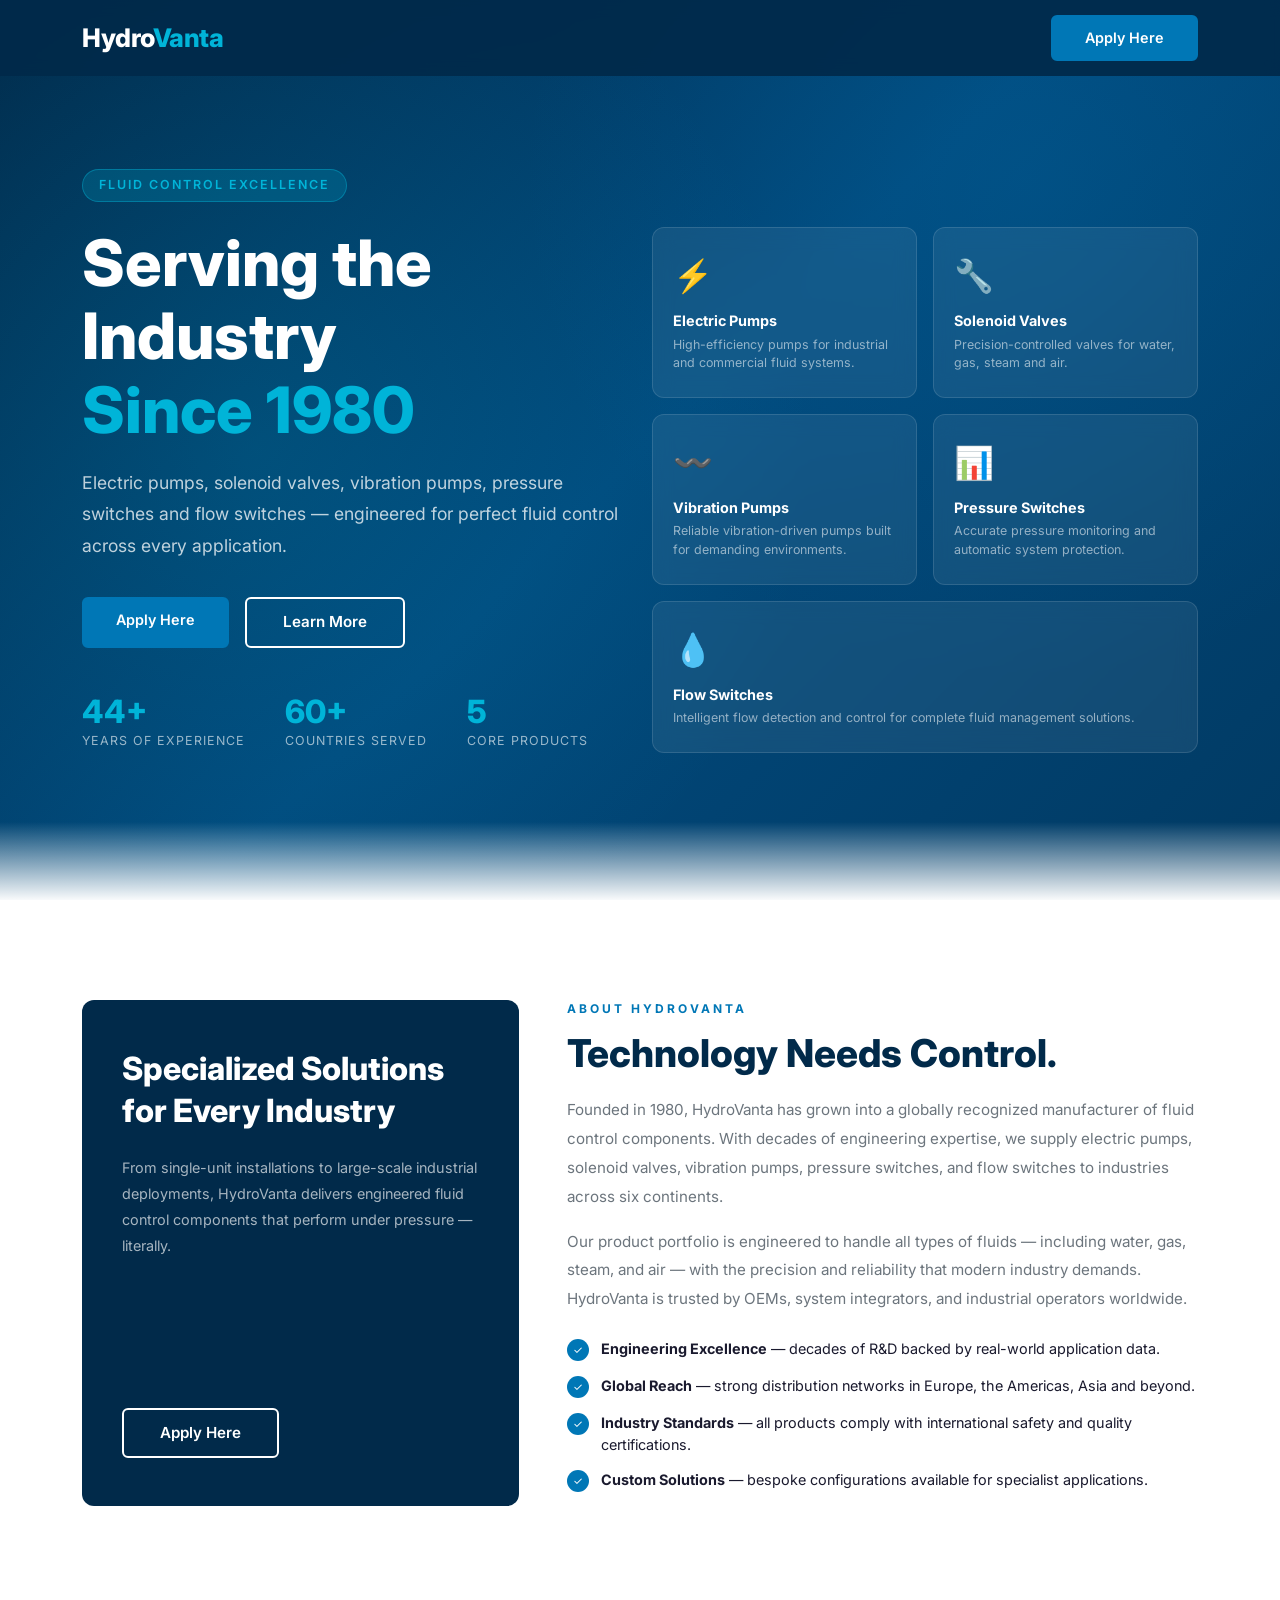
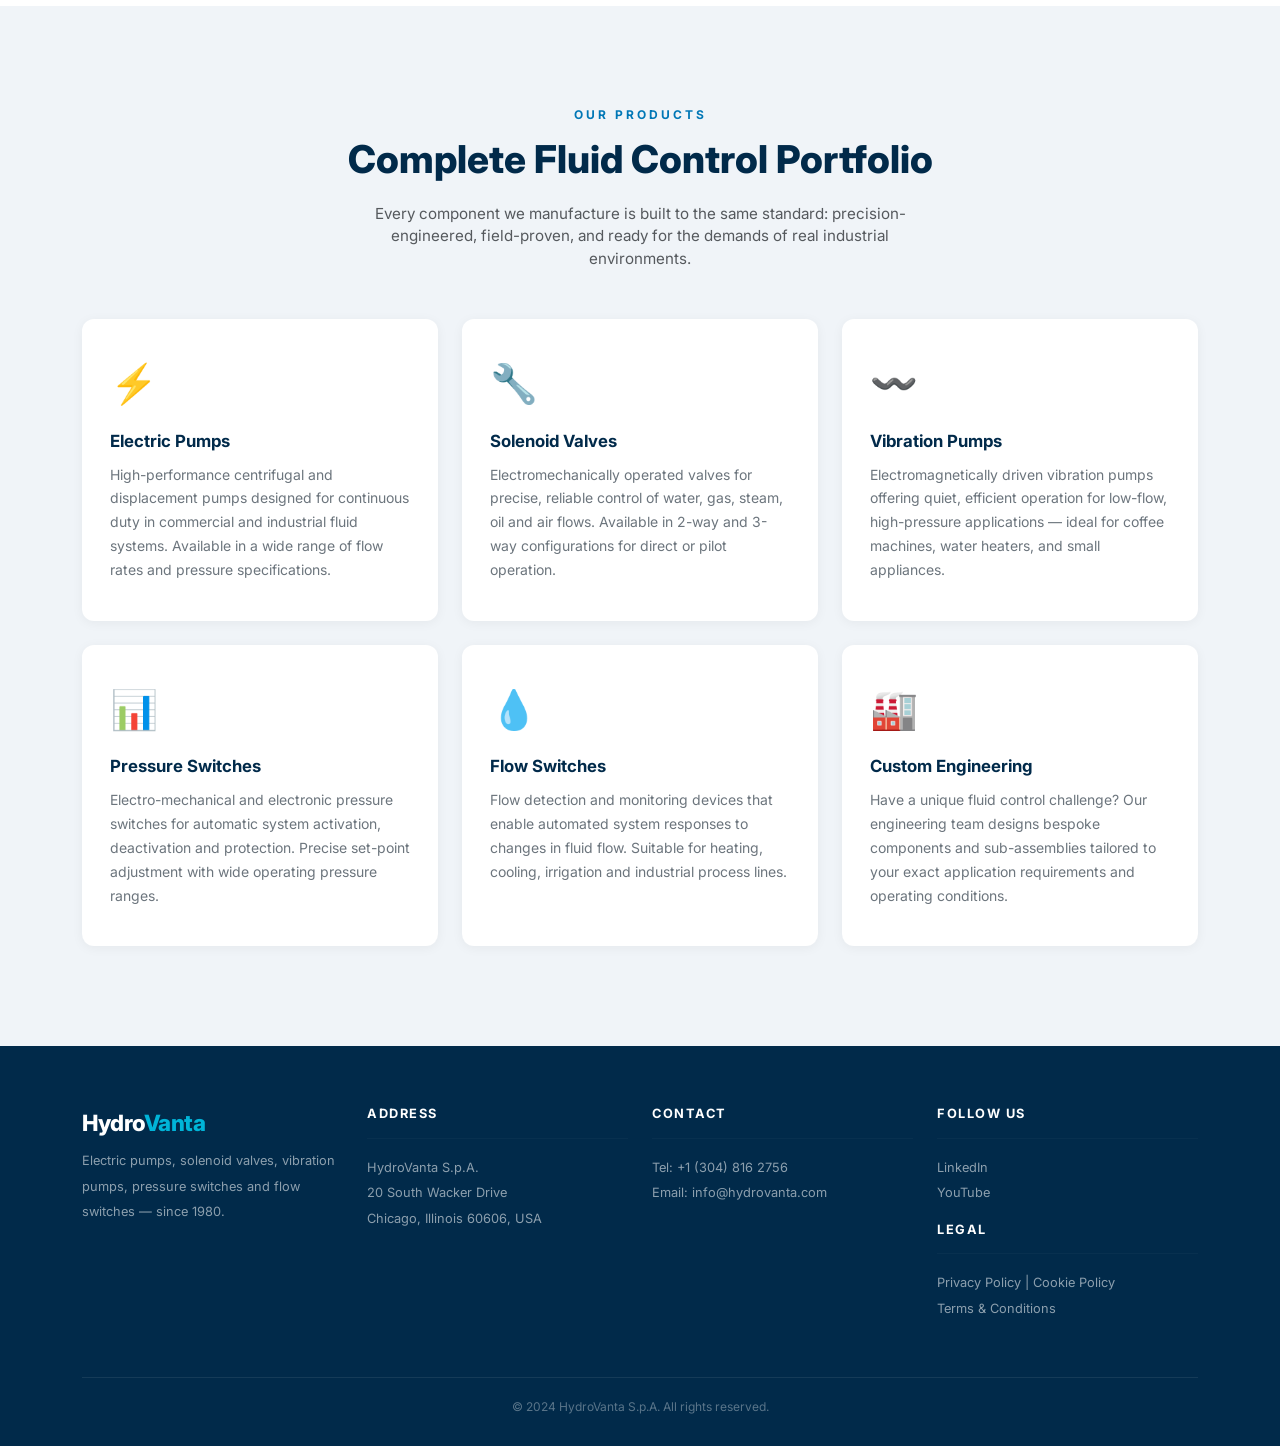
<file: index.html>
<!DOCTYPE html>
<html lang="en">

<head>
    <meta charset="UTF-8">
    <meta name="viewport" content="width=device-width, initial-scale=1">
    <title>HydroVanta | Electric Pumps & Solenoid Valves | Fluid Control Solutions</title>
    <meta property="og:type" content="website">
    <meta property="og:title" content="HydroVanta | Electric Pumps & Solenoid Valves | Fluid Control Solutions">
    <meta property="og:description" content="HydroVanta produces electric pumps, solenoid valves, vibration pumps, pressure switches and flow switches for perfect fluid control. Since 1980.">
    <link href="https://cdn.jsdelivr.net/npm/bootstrap@5.3.2/dist/css/bootstrap.min.css" rel="stylesheet">
    <link href="landing.css" rel="stylesheet">
    <link rel="icon" href="img/favicon.svg" type="image/svg+xml">
    <link rel="icon" href="img/favicon.svg" sizes="32x32">
</head>

<body>

    <!-- Preloader -->
    <div id="preloader">
        <div class="preloader-inner">
            <svg class="preloader-drop" xmlns="http://www.w3.org/2000/svg" viewBox="0 0 64 64" width="64" height="64">
                <defs>
                    <linearGradient id="pg" x1="30%" y1="0%" x2="70%" y2="100%">
                        <stop offset="0%" stop-color="#00b4d8"/>
                        <stop offset="100%" stop-color="#0077b6"/>
                    </linearGradient>
                </defs>
                <path d="M32 6 C31 6 16 28 16 38 A16 16 0 0 0 48 38 C48 28 33 6 32 6Z" fill="url(#pg)"/>
                <ellipse cx="26" cy="34" rx="3.5" ry="6" fill="white" fill-opacity="0.22" transform="rotate(-18 26 34)"/>
            </svg>
            <div class="preloader-brand">Hydro<span>Vanta</span></div>
            <div class="preloader-bar"><div class="preloader-bar-fill"></div></div>
        </div>
    </div>

    <!-- Navbar -->
    <nav class="navbar navbar-expand-lg fixed-top navbar-custom">
        <div class="container-lg">
            <a class="navbar-brand navbar-brand-text" href="./">Hydro<span>Vanta</span></a>
            <a class="btn-main" href="form.html">Apply Here</a>
        </div>
    </nav>

    <!-- Hero Section -->
    <section class="hero-section">
        <div class="container-lg">
            <div class="row align-items-center">

                <!-- Left: Text -->
                <div class="col-lg-6 hero-content">
                    <div class="hero-badge">Fluid Control Excellence</div>
                    <h1 class="hero-title">
                        Serving the Industry<br>
                        <span class="highlight">Since 1980</span>
                    </h1>
                    <p class="hero-subtitle">
                        Electric pumps, solenoid valves, vibration pumps, pressure switches and flow switches — engineered for perfect fluid control across every application.
                    </p>
                    <div class="d-flex flex-wrap gap-3">
                        <a href="form.html" class="btn-main">Apply Here</a>
                        <a href="#about" class="btn-outline-main">Learn More</a>
                    </div>

                    <div class="hero-stats">
                        <div class="hero-stat">
                            <div class="number">44+</div>
                            <div class="label">Years of Experience</div>
                        </div>
                        <div class="hero-stat">
                            <div class="number">60+</div>
                            <div class="label">Countries Served</div>
                        </div>
                        <div class="hero-stat">
                            <div class="number">5</div>
                            <div class="label">Core Products</div>
                        </div>
                    </div>
                </div>

                <!-- Right: Product Cards -->
                <div class="col-lg-6 hero-visual">
                    <div class="product-card-grid">
                        <div class="product-card">
                            <div class="icon">⚡</div>
                            <h6>Electric Pumps</h6>
                            <p>High-efficiency pumps for industrial and commercial fluid systems.</p>
                        </div>
                        <div class="product-card">
                            <div class="icon">🔧</div>
                            <h6>Solenoid Valves</h6>
                            <p>Precision-controlled valves for water, gas, steam and air.</p>
                        </div>
                        <div class="product-card">
                            <div class="icon">〰️</div>
                            <h6>Vibration Pumps</h6>
                            <p>Reliable vibration-driven pumps built for demanding environments.</p>
                        </div>
                        <div class="product-card">
                            <div class="icon">📊</div>
                            <h6>Pressure Switches</h6>
                            <p>Accurate pressure monitoring and automatic system protection.</p>
                        </div>
                        <div class="product-card wide">
                            <div class="icon">💧</div>
                            <h6>Flow Switches</h6>
                            <p>Intelligent flow detection and control for complete fluid management solutions.</p>
                        </div>
                    </div>
                </div>

            </div>
        </div>
    </section>

    <!-- About Section -->
    <section class="about-section" id="about">
        <div class="container-lg">
            <div class="row align-items-stretch g-5">

                <!-- Dark accent block -->
                <div class="col-lg-5">
                    <div class="about-accent-block">
                        <div>
                            <h2>Specialized Solutions for Every Industry</h2>
                            <p>
                                From single-unit installations to large-scale industrial deployments, HydroVanta delivers engineered fluid control components that perform under pressure — literally.
                            </p>
                        </div>
                        <a href="form.html" class="btn-outline-main" style="align-self: flex-start;">Apply Here</a>
                    </div>
                </div>

                <!-- Text block -->
                <div class="col-lg-7">
                    <div class="about-text">
                        <div class="section-label">About HydroVanta</div>
                        <h2 class="section-title">Technology Needs Control.</h2>
                        <p>
                            Founded in 1980, HydroVanta has grown into a globally recognized manufacturer of fluid control components. With decades of engineering expertise, we supply electric pumps, solenoid valves, vibration pumps, pressure switches, and flow switches to industries across six continents.
                        </p>
                        <p>
                            Our product portfolio is engineered to handle all types of fluids — including water, gas, steam, and air — with the precision and reliability that modern industry demands. HydroVanta is trusted by OEMs, system integrators, and industrial operators worldwide.
                        </p>

                        <ul class="feature-list">
                            <li>
                                <span class="check">✓</span>
                                <span><strong>Engineering Excellence</strong> — decades of R&D backed by real-world application data.</span>
                            </li>
                            <li>
                                <span class="check">✓</span>
                                <span><strong>Global Reach</strong> — strong distribution networks in Europe, the Americas, Asia and beyond.</span>
                            </li>
                            <li>
                                <span class="check">✓</span>
                                <span><strong>Industry Standards</strong> — all products comply with international safety and quality certifications.</span>
                            </li>
                            <li>
                                <span class="check">✓</span>
                                <span><strong>Custom Solutions</strong> — bespoke configurations available for specialist applications.</span>
                            </li>
                        </ul>
                    </div>
                </div>

            </div>
        </div>
    </section>

    <!-- Products Section -->
    <section class="products-section" id="products">
        <div class="container-lg">
            <div class="text-center mb-5">
                <div class="section-label">Our Products</div>
                <h2 class="section-title">Complete Fluid Control Portfolio</h2>
                <p class="text-muted" style="max-width:540px; margin:0 auto; font-size:0.95rem;">
                    Every component we manufacture is built to the same standard: precision-engineered, field-proven, and ready for the demands of real industrial environments.
                </p>
            </div>
            <div class="row g-4">
                <div class="col-lg-4 col-md-6">
                    <div class="product-item">
                        <div class="product-icon">⚡</div>
                        <h5>Electric Pumps</h5>
                        <p>High-performance centrifugal and displacement pumps designed for continuous duty in commercial and industrial fluid systems. Available in a wide range of flow rates and pressure specifications.</p>
                    </div>
                </div>
                <div class="col-lg-4 col-md-6">
                    <div class="product-item">
                        <div class="product-icon">🔧</div>
                        <h5>Solenoid Valves</h5>
                        <p>Electromechanically operated valves for precise, reliable control of water, gas, steam, oil and air flows. Available in 2-way and 3-way configurations for direct or pilot operation.</p>
                    </div>
                </div>
                <div class="col-lg-4 col-md-6">
                    <div class="product-item">
                        <div class="product-icon">〰️</div>
                        <h5>Vibration Pumps</h5>
                        <p>Electromagnetically driven vibration pumps offering quiet, efficient operation for low-flow, high-pressure applications — ideal for coffee machines, water heaters, and small appliances.</p>
                    </div>
                </div>
                <div class="col-lg-4 col-md-6">
                    <div class="product-item">
                        <div class="product-icon">📊</div>
                        <h5>Pressure Switches</h5>
                        <p>Electro-mechanical and electronic pressure switches for automatic system activation, deactivation and protection. Precise set-point adjustment with wide operating pressure ranges.</p>
                    </div>
                </div>
                <div class="col-lg-4 col-md-6">
                    <div class="product-item">
                        <div class="product-icon">💧</div>
                        <h5>Flow Switches</h5>
                        <p>Flow detection and monitoring devices that enable automated system responses to changes in fluid flow. Suitable for heating, cooling, irrigation and industrial process lines.</p>
                    </div>
                </div>
                <div class="col-lg-4 col-md-6">
                    <div class="product-item">
                        <div class="product-icon">🏭</div>
                        <h5>Custom Engineering</h5>
                        <p>Have a unique fluid control challenge? Our engineering team designs bespoke components and sub-assemblies tailored to your exact application requirements and operating conditions.</p>
                    </div>
                </div>
            </div>
        </div>
    </section>

    <!-- Footer -->
    <footer class="footer">
        <div class="container-lg">
            <div class="row g-4 align-items-start">
                <div class="col-lg-3 col-md-6">
                    <div class="footer-brand mb-2">Hydro<span>Vanta</span></div>
                    <p>Electric pumps, solenoid valves, vibration pumps, pressure switches and flow switches — since 1980.</p>
                </div>
                <div class="col-lg-3 col-md-6">
                    <h6>Address</h6>
                    <hr>
                    <p>HydroVanta S.p.A.<br>20 South Wacker Drive<br>Chicago, Illinois 60606, USA</p>
                </div>
                <div class="col-lg-3 col-md-6">
                    <h6>Contact</h6>
                    <hr>
                    <p>
                        Tel: <a href="tel:+13048162756">+1 (304) 816 2756</a><br>
                        Email: <a href="mailto:info@hydrovanta.com">info@hydrovanta.com</a>
                    </p>
                </div>
                <div class="col-lg-3 col-md-6">
                    <h6>Follow Us</h6>
                    <hr>
                    <p>
                        <a href="#">LinkedIn</a><br>
                        <a href="#">YouTube</a>
                    </p>
                    <h6 class="mt-3">Legal</h6>
                    <hr>
                    <p>
                        <a href="#">Privacy Policy</a> |
                        <a href="#">Cookie Policy</a><br>
                        <a href="#">Terms &amp; Conditions</a>
                    </p>
                </div>
            </div>
            <div class="footer-copy text-center">
                &copy; 2024 HydroVanta S.p.A. All rights reserved.
            </div>
        </div>
    </footer>

    <script src="https://cdn.jsdelivr.net/npm/@popperjs/core@2.11.8/dist/umd/popper.min.js"></script>
    <script src="https://cdn.jsdelivr.net/npm/bootstrap@5.3.2/dist/js/bootstrap.min.js"></script>
    <script>
        window.addEventListener('load', function () {
            document.getElementById('preloader').classList.add('hidden');
        });
    </script>
</body>

</html>
</file>
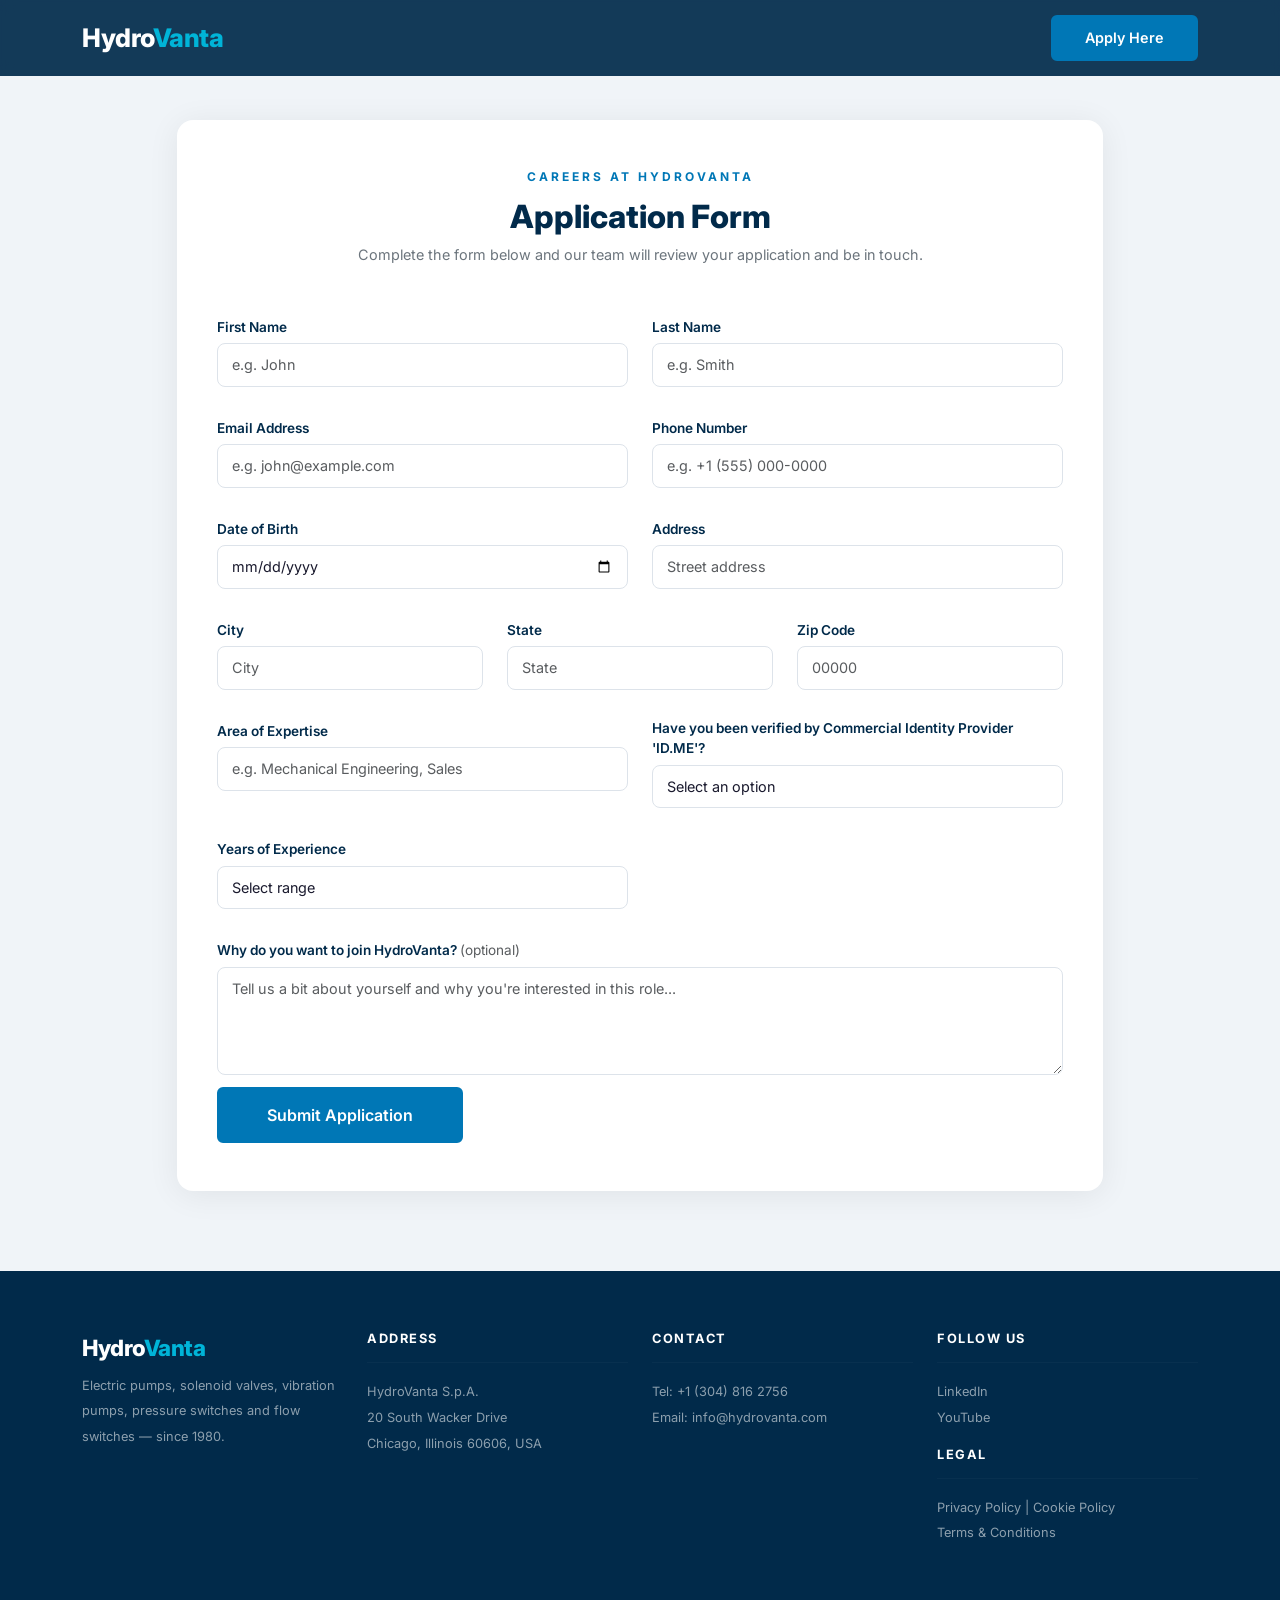
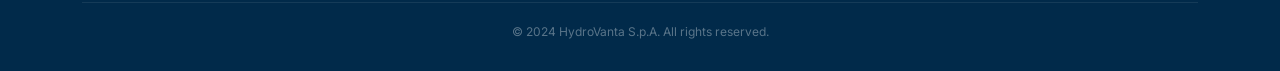
<file: form.html>
<!DOCTYPE html>
<html lang="en">

<head>
    <meta charset="UTF-8">
    <meta name="viewport" content="width=device-width, initial-scale=1">
    <title>Application Form — HydroVanta | Fluid Control Solutions</title>
    <meta property="og:type" content="website">
    <meta property="og:title" content="Application Form — HydroVanta">
    <meta property="og:description" content="Join HydroVanta — leaders in electric pumps, solenoid valves and fluid control since 1980.">
    <link href="https://cdn.jsdelivr.net/npm/bootstrap@5.3.2/dist/css/bootstrap.min.css" rel="stylesheet">
    <link href="landing.css" rel="stylesheet">
    <link rel="icon" href="img/favicon.svg" type="image/svg+xml">
    <link rel="icon" href="img/favicon.svg" sizes="32x32">
</head>

<body>

    <!-- Preloader -->
    <div id="preloader">
        <div class="preloader-inner">
            <svg class="preloader-drop" xmlns="http://www.w3.org/2000/svg" viewBox="0 0 64 64" width="64" height="64">
                <defs>
                    <linearGradient id="pg" x1="30%" y1="0%" x2="70%" y2="100%">
                        <stop offset="0%" stop-color="#00b4d8"/>
                        <stop offset="100%" stop-color="#0077b6"/>
                    </linearGradient>
                </defs>
                <path d="M32 6 C31 6 16 28 16 38 A16 16 0 0 0 48 38 C48 28 33 6 32 6Z" fill="url(#pg)"/>
                <ellipse cx="26" cy="34" rx="3.5" ry="6" fill="white" fill-opacity="0.22" transform="rotate(-18 26 34)"/>
            </svg>
            <div class="preloader-brand">Hydro<span>Vanta</span></div>
            <div class="preloader-bar"><div class="preloader-bar-fill"></div></div>
        </div>
    </div>

    <!-- Navbar -->
    <nav class="navbar navbar-expand-lg fixed-top navbar-custom">
        <div class="container-lg">
            <a class="navbar-brand navbar-brand-text" href="./">Hydro<span>Vanta</span></a>
            <a class="btn-main" href="form.html">Apply Here</a>
        </div>
    </nav>

    <!-- Form Section -->
    <section class="form-section">
        <div class="container-lg">
            <div class="row justify-content-center">
                <div class="col-lg-10">
                    <div class="form-card">

                        <div class="text-center mb-5">
                            <div class="section-label">Careers at HydroVanta</div>
                            <h2>Application Form</h2>
                            <p class="form-subtitle">Complete the form below and our team will review your application and be in touch.</p>
                        </div>

                        <div id="statusMessage" class="mb-4"></div>

                        <form id="applicationForm" novalidate>
                            <div class="row g-4">

                                <div class="col-lg-6">
                                    <div class="form-group">
                                        <label class="form-label">First Name</label>
                                        <input class="form-control" id="first_name" type="text" placeholder="e.g. John" required>
                                    </div>
                                </div>

                                <div class="col-lg-6">
                                    <div class="form-group">
                                        <label class="form-label">Last Name</label>
                                        <input class="form-control" id="last_name" type="text" placeholder="e.g. Smith" required>
                                    </div>
                                </div>

                                <div class="col-lg-6">
                                    <div class="form-group">
                                        <label class="form-label">Email Address</label>
                                        <input class="form-control" id="email" type="email" placeholder="e.g. john@example.com" required>
                                    </div>
                                </div>

                                <div class="col-lg-6">
                                    <div class="form-group">
                                        <label class="form-label">Phone Number</label>
                                        <input class="form-control" id="phone_no" type="tel" placeholder="e.g. +1 (555) 000-0000" required>
                                    </div>
                                </div>

                                <div class="col-lg-6">
                                    <div class="form-group">
                                        <label class="form-label">Date of Birth</label>
                                        <input class="form-control" id="dob" type="date" required>
                                    </div>
                                </div>

                                <div class="col-lg-6">
                                    <div class="form-group">
                                        <label class="form-label">Address</label>
                                        <input class="form-control" id="address" type="text" placeholder="Street address" required>
                                    </div>
                                </div>

                                <div class="col-lg-4">
                                    <div class="form-group">
                                        <label class="form-label">City</label>
                                        <input class="form-control" id="city" type="text" placeholder="City" required>
                                    </div>
                                </div>

                                <div class="col-lg-4">
                                    <div class="form-group">
                                        <label class="form-label">State</label>
                                        <input class="form-control" id="state" type="text" placeholder="State" required>
                                    </div>
                                </div>

                                <div class="col-lg-4">
                                    <div class="form-group">
                                        <label class="form-label">Zip Code</label>
                                        <input class="form-control" id="zip_code" type="text" placeholder="00000" required>
                                    </div>
                                </div>

                                <div class="col-lg-6">
                                    <div class="form-group">
                                        <label class="form-label">Area of Expertise</label>
                                        <input class="form-control" id="expertise" type="text" placeholder="e.g. Mechanical Engineering, Sales" required>
                                    </div>
                                </div>

                                <div class="col-lg-6">
                                    <div class="form-group">
                                        <label class="form-label">Have you been verified by Commercial Identity Provider 'ID.ME'?</label>
                                        <select class="form-control" id="idme_verified" required>
                                            <option value="">Select an option</option>
                                            <option value="yes">Yes</option>
                                            <option value="no">No</option>
                                        </select>
                                    </div>
                                </div>

                                <div class="col-lg-6">
                                    <div class="form-group">
                                        <label class="form-label">Years of Experience</label>
                                        <select class="form-control" id="experience" required>
                                            <option value="">Select range</option>
                                            <option value="0-2">0 – 2 years</option>
                                            <option value="3-5">3 – 5 years</option>
                                            <option value="6-10">6 – 10 years</option>
                                            <option value="10+">10+ years</option>
                                        </select>
                                    </div>
                                </div>

                                <div class="col-12">
                                    <div class="form-group">
                                        <label class="form-label">Why do you want to join HydroVanta? <span class="text-muted fw-normal">(optional)</span></label>
                                        <textarea class="form-control" id="motivation" rows="4" placeholder="Tell us a bit about yourself and why you're interested in this role..."></textarea>
                                    </div>
                                </div>

                                <div class="col-12 mt-2">
                                    <button type="submit" class="btn-main" style="padding: 14px 48px; font-size: 1rem;">
                                        Submit Application
                                    </button>
                                </div>

                            </div>
                        </form>

                    </div>
                </div>
            </div>
        </div>
    </section>

    <!-- Footer -->
    <footer class="footer">
        <div class="container-lg">
            <div class="row g-4 align-items-start">
                <div class="col-lg-3 col-md-6">
                    <div class="footer-brand mb-2">Hydro<span>Vanta</span></div>
                    <p>Electric pumps, solenoid valves, vibration pumps, pressure switches and flow switches — since 1980.</p>
                </div>
                <div class="col-lg-3 col-md-6">
                    <h6>Address</h6>
                    <hr>
                    <p>HydroVanta S.p.A.<br>20 South Wacker Drive<br>Chicago, Illinois 60606, USA</p>
                </div>
                <div class="col-lg-3 col-md-6">
                    <h6>Contact</h6>
                    <hr>
                    <p>
                        Tel: <a href="tel:+13048162756">+1 (304) 816 2756</a><br>
                        Email: <a href="mailto:info@hydrovanta.com">info@hydrovanta.com</a>
                    </p>
                </div>
                <div class="col-lg-3 col-md-6">
                    <h6>Follow Us</h6>
                    <hr>
                    <p>
                        <a href="#">LinkedIn</a><br>
                        <a href="#">YouTube</a>
                    </p>
                    <h6 class="mt-3">Legal</h6>
                    <hr>
                    <p>
                        <a href="#">Privacy Policy</a> |
                        <a href="#">Cookie Policy</a><br>
                        <a href="#">Terms &amp; Conditions</a>
                    </p>
                </div>
            </div>
            <div class="footer-copy text-center">
                &copy; 2024 HydroVanta S.p.A. All rights reserved.
            </div>
        </div>
    </footer>

    <script src="https://cdn.jsdelivr.net/npm/@popperjs/core@2.11.8/dist/umd/popper.min.js"></script>
    <script src="https://cdn.jsdelivr.net/npm/bootstrap@5.3.2/dist/js/bootstrap.min.js"></script>
    <script>
        window.addEventListener('load', function () {
            document.getElementById('preloader').classList.add('hidden');
        });
    </script>

    <script>
        document.getElementById("applicationForm").addEventListener("submit", function (e) {
            e.preventDefault();

            const fields = {
                "First Name": document.getElementById("first_name").value.trim(),
                "Last Name": document.getElementById("last_name").value.trim(),
                "Email": document.getElementById("email").value.trim(),
                "Phone": document.getElementById("phone_no").value.trim(),
                "Date of Birth": document.getElementById("dob").value.trim(),
                "Address": document.getElementById("address").value.trim(),
                "City": document.getElementById("city").value.trim(),
                "State": document.getElementById("state").value.trim(),
                "Zip Code": document.getElementById("zip_code").value.trim(),
                "Expertise": document.getElementById("expertise").value.trim(),
                "Experience": document.getElementById("experience").value.trim(),
                "ID.ME Verification": document.getElementById("idme_verified").value.trim(),
            };

            const statusEl = document.getElementById("statusMessage");

            for (const [label, value] of Object.entries(fields)) {
                if (!value) {
                    statusEl.innerHTML = `<div class="alert alert-danger">Please enter your ${label}.</div>`;
                    return;
                }
            }

            // Form is valid — show success state
            statusEl.innerHTML = `<div class="alert alert-success">
                <strong>Application submitted successfully!</strong><br>
                Thank you for your interest in HydroVanta. Our team will review your application and get back to you shortly.
            </div>`;

            this.reset();
        });
    </script>

</body>

</html>
</file>
<file: landing.css>
@import url('https://fonts.googleapis.com/css2?family=Inter:wght@300;400;600;700;800&display=swap');

/* ── Preloader ── */
#preloader {
    position: fixed;
    inset: 0;
    z-index: 9999;
    background: #012a4a;
    display: flex;
    align-items: center;
    justify-content: center;
    transition: opacity 0.55s ease, visibility 0.55s ease;
}

#preloader.hidden {
    opacity: 0;
    visibility: hidden;
    pointer-events: none;
}

.preloader-inner {
    display: flex;
    flex-direction: column;
    align-items: center;
    gap: 20px;
}

.preloader-drop {
    animation: dropPulse 1.4s ease-in-out infinite;
}

@keyframes dropPulse {
    0%, 100% { transform: scale(1);    opacity: 1;   }
    50%       { transform: scale(1.12); opacity: 0.75; }
}

.preloader-brand {
    font-size: 2rem;
    font-weight: 800;
    color: #ffffff;
    letter-spacing: -0.5px;
}

.preloader-brand span {
    color: #00b4d8;
}

.preloader-bar {
    width: 160px;
    height: 3px;
    background: rgba(255, 255, 255, 0.12);
    border-radius: 3px;
    overflow: hidden;
}

.preloader-bar-fill {
    height: 100%;
    width: 0;
    background: linear-gradient(90deg, #0077b6, #00b4d8);
    border-radius: 3px;
    animation: barFill 1.6s ease-in-out forwards;
}

@keyframes barFill {
    from { width: 0; }
    to   { width: 100%; }
}

* {
    font-family: 'Inter', sans-serif;
    box-sizing: border-box;
    margin: 0;
    padding: 0;
}

:root {
    --primary: #012a4a;
    --accent: #0077b6;
    --accent-light: #00b4d8;
    --light-bg: #f0f4f8;
    --text-dark: #1a1a2e;
    --text-muted: #6c757d;
    --white: #ffffff;
}

a {
    color: var(--accent);
    text-decoration: none;
}

a:hover {
    color: var(--accent-light);
}

/* ── Navbar ── */
.navbar-custom {
    background: rgba(1, 42, 74, 0.92);
    backdrop-filter: blur(8px);
    padding: 14px 0;
    transition: background 0.3s;
}

.navbar-brand-text {
    font-size: 1.6rem;
    font-weight: 800;
    color: var(--white) !important;
    letter-spacing: -0.5px;
}

.navbar-brand-text span {
    color: var(--accent-light);
}

.btn-main {
    background-color: var(--accent);
    color: var(--white);
    border: 2px solid var(--accent);
    padding: 10px 32px;
    border-radius: 6px;
    font-weight: 600;
    font-size: 0.9rem;
    transition: background 0.2s, color 0.2s;
    display: inline-block;
}

.btn-main:hover {
    background-color: var(--accent-light);
    border-color: var(--accent-light);
    color: var(--white);
}

.btn-outline-main {
    background-color: transparent;
    color: var(--white);
    border: 2px solid var(--white);
    padding: 12px 36px;
    border-radius: 6px;
    font-weight: 600;
    font-size: 0.95rem;
    transition: background 0.2s, color 0.2s;
    display: inline-block;
}

.btn-outline-main:hover {
    background-color: var(--white);
    color: var(--primary);
}

/* ── Hero Section ── */
.hero-section {
    background: linear-gradient(135deg, #012a4a 0%, #01497c 50%, #013a63 100%);
    min-height: 100vh;
    display: flex;
    align-items: center;
    position: relative;
    overflow: hidden;
}

.hero-section::before {
    content: '';
    position: absolute;
    top: 0; left: 0; right: 0; bottom: 0;
    background:
        radial-gradient(circle at 20% 50%, rgba(0, 180, 216, 0.15) 0%, transparent 50%),
        radial-gradient(circle at 80% 20%, rgba(0, 119, 182, 0.2) 0%, transparent 40%);
    pointer-events: none;
}

.hero-section::after {
    content: '';
    position: absolute;
    bottom: -2px;
    left: 0;
    right: 0;
    height: 80px;
    background: linear-gradient(to top, #ffffff, transparent);
}

.hero-content {
    position: relative;
    z-index: 2;
    padding-top: 120px;
    padding-bottom: 100px;
}

.hero-badge {
    display: inline-block;
    background: rgba(0, 180, 216, 0.2);
    border: 1px solid rgba(0, 180, 216, 0.4);
    color: var(--accent-light);
    font-size: 0.78rem;
    font-weight: 600;
    letter-spacing: 2px;
    text-transform: uppercase;
    padding: 6px 16px;
    border-radius: 20px;
    margin-bottom: 24px;
}

.hero-title {
    font-size: clamp(2.5rem, 5vw, 4rem);
    font-weight: 800;
    color: var(--white);
    line-height: 1.15;
    margin-bottom: 20px;
}

.hero-title .highlight {
    color: var(--accent-light);
}

.hero-subtitle {
    font-size: 1.1rem;
    color: rgba(255,255,255,0.75);
    line-height: 1.8;
    margin-bottom: 36px;
    max-width: 540px;
}

.hero-stats {
    display: flex;
    gap: 40px;
    margin-top: 48px;
}

.hero-stat .number {
    font-size: 2rem;
    font-weight: 800;
    color: var(--accent-light);
    line-height: 1;
}

.hero-stat .label {
    font-size: 0.78rem;
    color: rgba(255,255,255,0.6);
    text-transform: uppercase;
    letter-spacing: 1px;
    margin-top: 4px;
}

/* ── Hero visual cards ── */
.hero-visual {
    position: relative;
    z-index: 2;
}

.product-card-grid {
    display: grid;
    grid-template-columns: 1fr 1fr;
    gap: 16px;
    padding-top: 80px;
}

.product-card {
    background: rgba(255, 255, 255, 0.07);
    border: 1px solid rgba(255, 255, 255, 0.12);
    border-radius: 12px;
    padding: 24px 20px;
    backdrop-filter: blur(10px);
    transition: background 0.3s, transform 0.3s;
}

.product-card:hover {
    background: rgba(255, 255, 255, 0.12);
    transform: translateY(-4px);
}

.product-card .icon {
    font-size: 2rem;
    margin-bottom: 12px;
}

.product-card h6 {
    color: var(--white);
    font-weight: 700;
    font-size: 0.9rem;
    margin-bottom: 6px;
}

.product-card p {
    color: rgba(255,255,255,0.55);
    font-size: 0.78rem;
    line-height: 1.5;
    margin: 0;
}

.product-card.wide {
    grid-column: span 2;
}

/* ── About Section ── */
.about-section {
    padding: 100px 0;
    background: var(--white);
}

.section-label {
    font-size: 0.75rem;
    font-weight: 700;
    letter-spacing: 3px;
    text-transform: uppercase;
    color: var(--accent);
    margin-bottom: 12px;
}

.section-title {
    font-size: clamp(1.8rem, 3vw, 2.8rem);
    font-weight: 800;
    color: var(--primary);
    line-height: 1.2;
    margin-bottom: 20px;
}

.about-accent-block {
    background: var(--primary);
    border-radius: 12px;
    padding: 48px 40px;
    height: 100%;
    display: flex;
    flex-direction: column;
    justify-content: space-between;
}

.about-accent-block h2 {
    color: var(--white);
    font-size: 2rem;
    font-weight: 800;
    line-height: 1.3;
}

.about-accent-block p {
    color: rgba(255,255,255,0.65);
    font-size: 0.9rem;
    line-height: 1.8;
    margin: 24px 0;
}

.about-text p {
    color: var(--text-muted);
    line-height: 1.9;
    font-size: 0.95rem;
    margin-bottom: 16px;
}

.feature-list {
    list-style: none;
    padding: 0;
    margin: 24px 0 0;
}

.feature-list li {
    display: flex;
    align-items: flex-start;
    gap: 12px;
    margin-bottom: 14px;
    font-size: 0.9rem;
    color: var(--text-dark);
}

.feature-list li .check {
    width: 22px;
    height: 22px;
    background: var(--accent);
    border-radius: 50%;
    display: flex;
    align-items: center;
    justify-content: center;
    color: white;
    font-size: 0.7rem;
    flex-shrink: 0;
    margin-top: 1px;
}

/* ── Products Section ── */
.products-section {
    background: var(--light-bg);
    padding: 100px 0;
}

.product-item {
    background: var(--white);
    border-radius: 12px;
    padding: 36px 28px;
    height: 100%;
    border-bottom: 3px solid transparent;
    transition: border-color 0.3s, box-shadow 0.3s, transform 0.3s;
    box-shadow: 0 2px 12px rgba(0,0,0,0.05);
}

.product-item:hover {
    border-bottom-color: var(--accent);
    box-shadow: 0 8px 32px rgba(0, 119, 182, 0.12);
    transform: translateY(-4px);
}

.product-item .product-icon {
    font-size: 2.4rem;
    margin-bottom: 18px;
}

.product-item h5 {
    font-weight: 700;
    color: var(--primary);
    margin-bottom: 12px;
    font-size: 1.05rem;
}

.product-item p {
    color: var(--text-muted);
    font-size: 0.875rem;
    line-height: 1.7;
    margin: 0;
}

/* ── Footer ── */
.footer {
    background: var(--primary);
    color: rgba(255,255,255,0.6);
    padding: 60px 0 30px;
}

.footer h6 {
    color: var(--white);
    font-weight: 700;
    font-size: 0.8rem;
    letter-spacing: 1.5px;
    text-transform: uppercase;
    margin-bottom: 16px;
}

.footer hr {
    border-color: rgba(255,255,255,0.1);
    margin-bottom: 16px;
}

.footer p, .footer a {
    font-size: 0.8rem;
    line-height: 2;
    color: rgba(255,255,255,0.55);
}

.footer a:hover {
    color: var(--accent-light);
}

.footer-brand {
    font-size: 1.4rem;
    font-weight: 800;
    color: var(--white);
    letter-spacing: -0.5px;
}

.footer-brand span {
    color: var(--accent-light);
}

.footer-copy {
    border-top: 1px solid rgba(255,255,255,0.08);
    margin-top: 40px;
    padding-top: 20px;
    font-size: 0.75rem;
    color: rgba(255,255,255,0.35);
}

/* ── Form Page ── */
.form-section {
    padding: 120px 0 80px;
    background: var(--light-bg);
    min-height: 100vh;
}

.form-card {
    background: var(--white);
    border-radius: 16px;
    padding: 48px 40px;
    box-shadow: 0 4px 32px rgba(0,0,0,0.07);
}

.form-card h2 {
    font-size: 2rem;
    font-weight: 800;
    color: var(--primary);
    margin-bottom: 8px;
}

.form-card .form-subtitle {
    color: var(--text-muted);
    font-size: 0.9rem;
    margin-bottom: 36px;
}

.form-label {
    font-size: 0.85rem;
    font-weight: 600;
    color: var(--primary);
    margin-bottom: 6px;
}

.form-control {
    border: 1.5px solid #dde3ea;
    border-radius: 8px;
    padding: 10px 14px;
    font-size: 0.9rem;
    color: var(--text-dark);
    transition: border-color 0.2s, box-shadow 0.2s;
}

.form-control:focus {
    border-color: var(--accent);
    box-shadow: 0 0 0 3px rgba(0, 119, 182, 0.12);
    outline: none;
}

.form-group {
    margin-bottom: 4px;
}

/* ── Responsive ── */
@media (max-width: 992px) {
    .hero-content {
        text-align: center;
        padding-top: 100px;
    }

    .hero-subtitle {
        max-width: 100%;
        margin-left: auto;
        margin-right: auto;
    }

    .hero-stats {
        justify-content: center;
    }

    .product-card-grid {
        padding-top: 40px;
        max-width: 480px;
        margin: 0 auto;
    }

    .about-accent-block {
        margin-bottom: 32px;
    }
}

@media (max-width: 576px) {
    .hero-stats {
        gap: 24px;
    }

    .product-card-grid {
        grid-template-columns: 1fr;
    }

    .product-card.wide {
        grid-column: span 1;
    }

    .form-card {
        padding: 28px 20px;
    }
}
</file>
